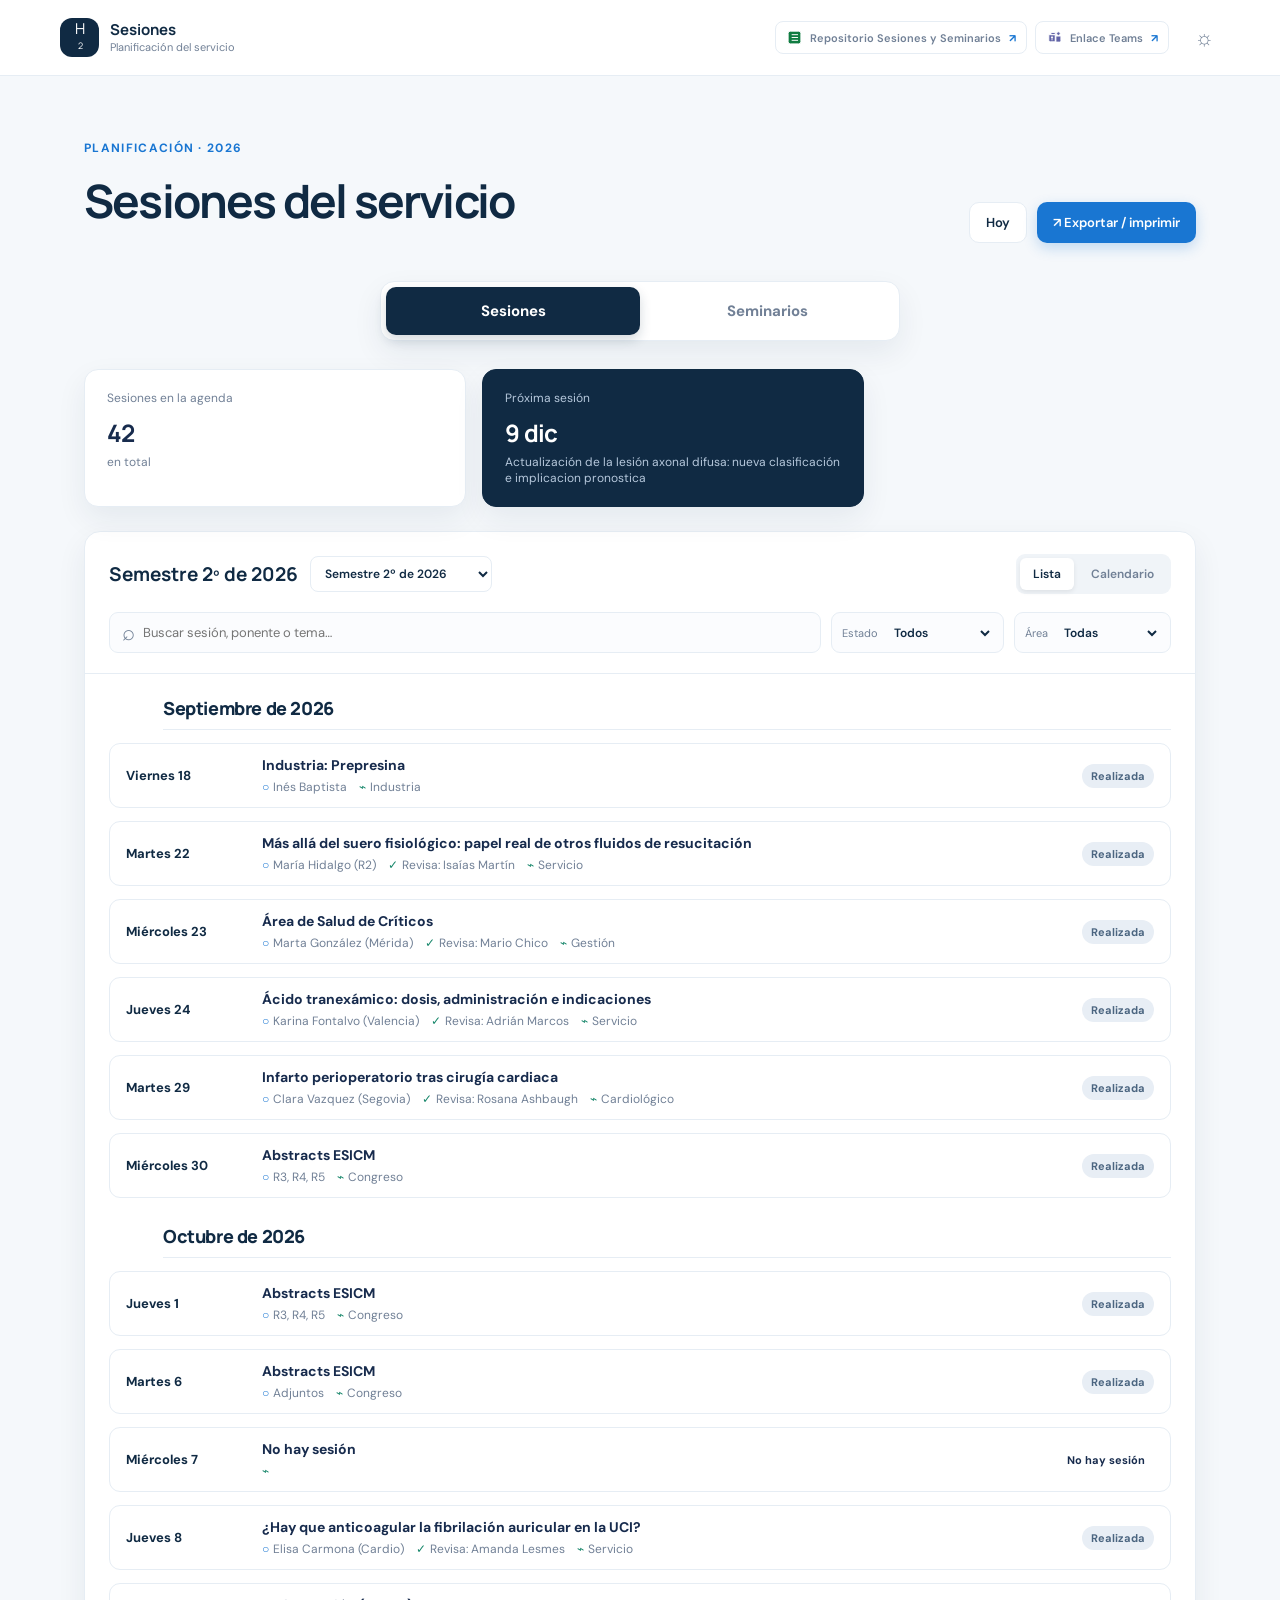
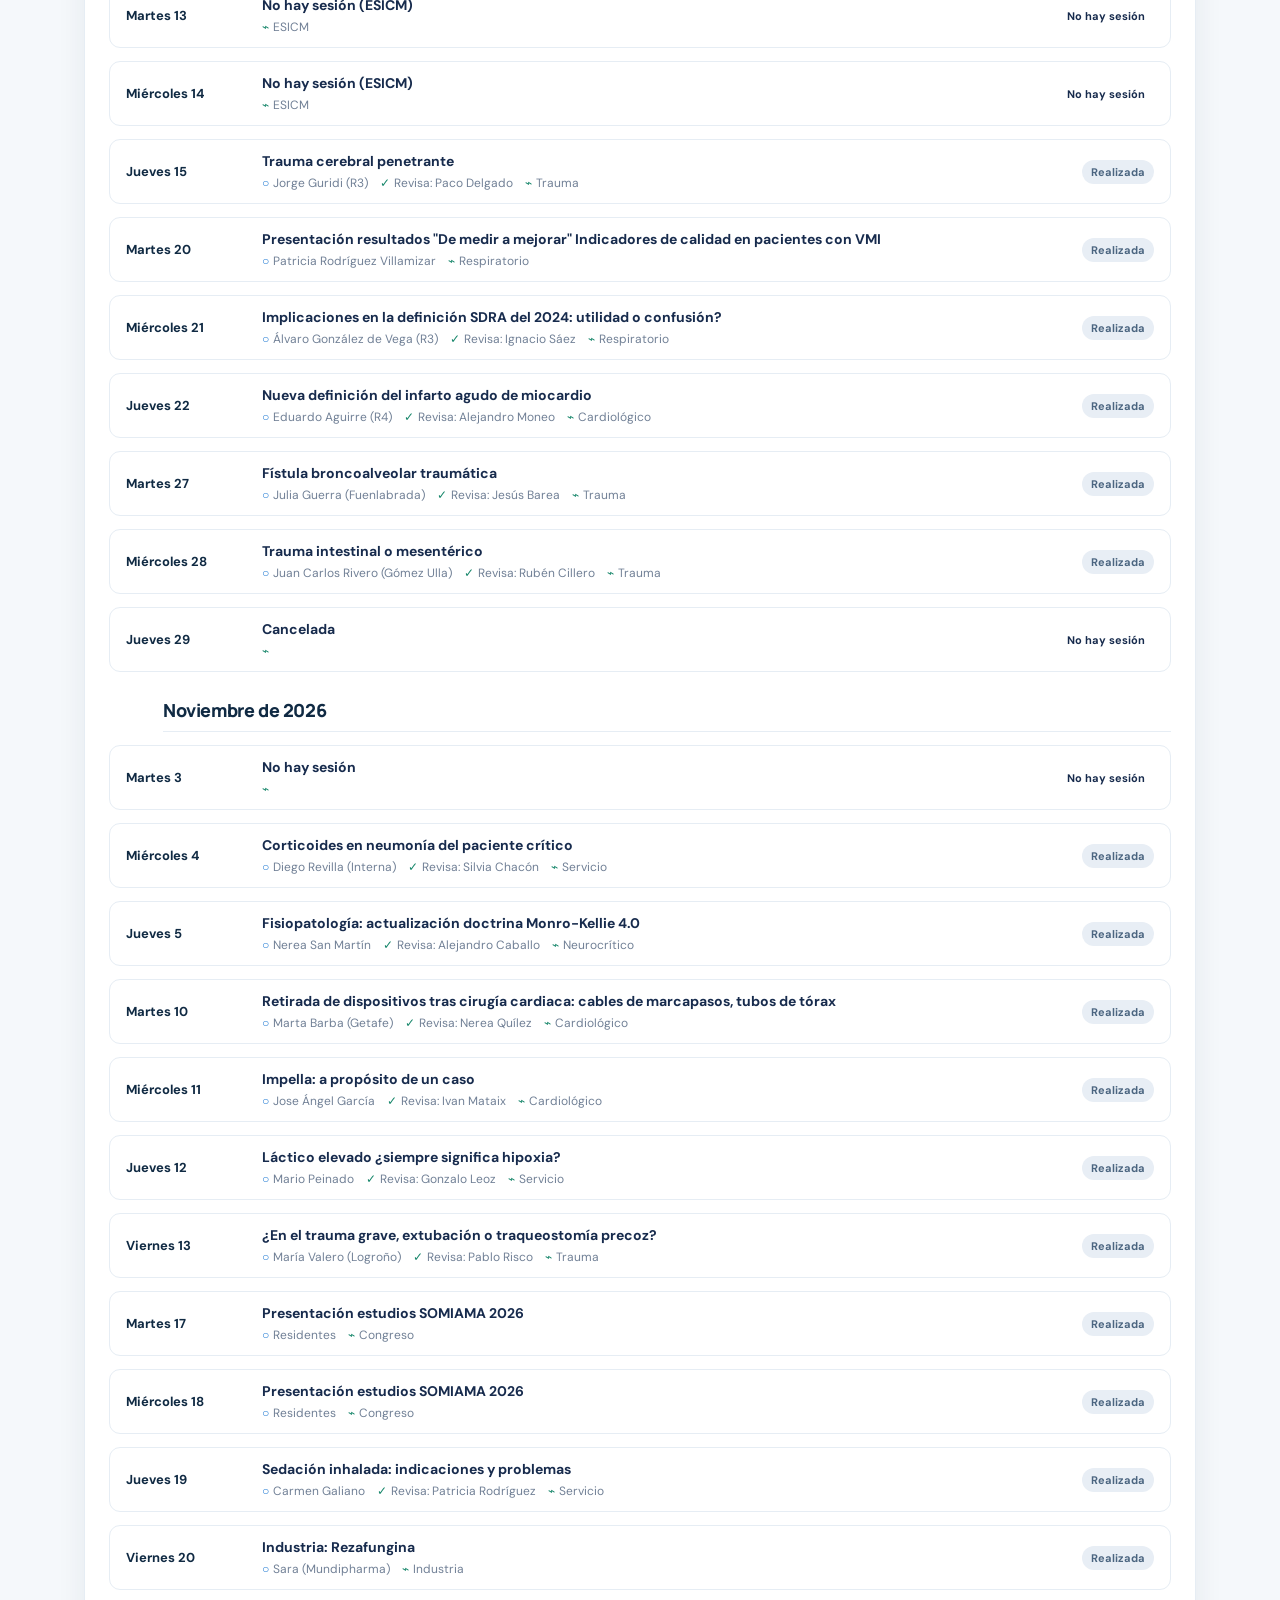
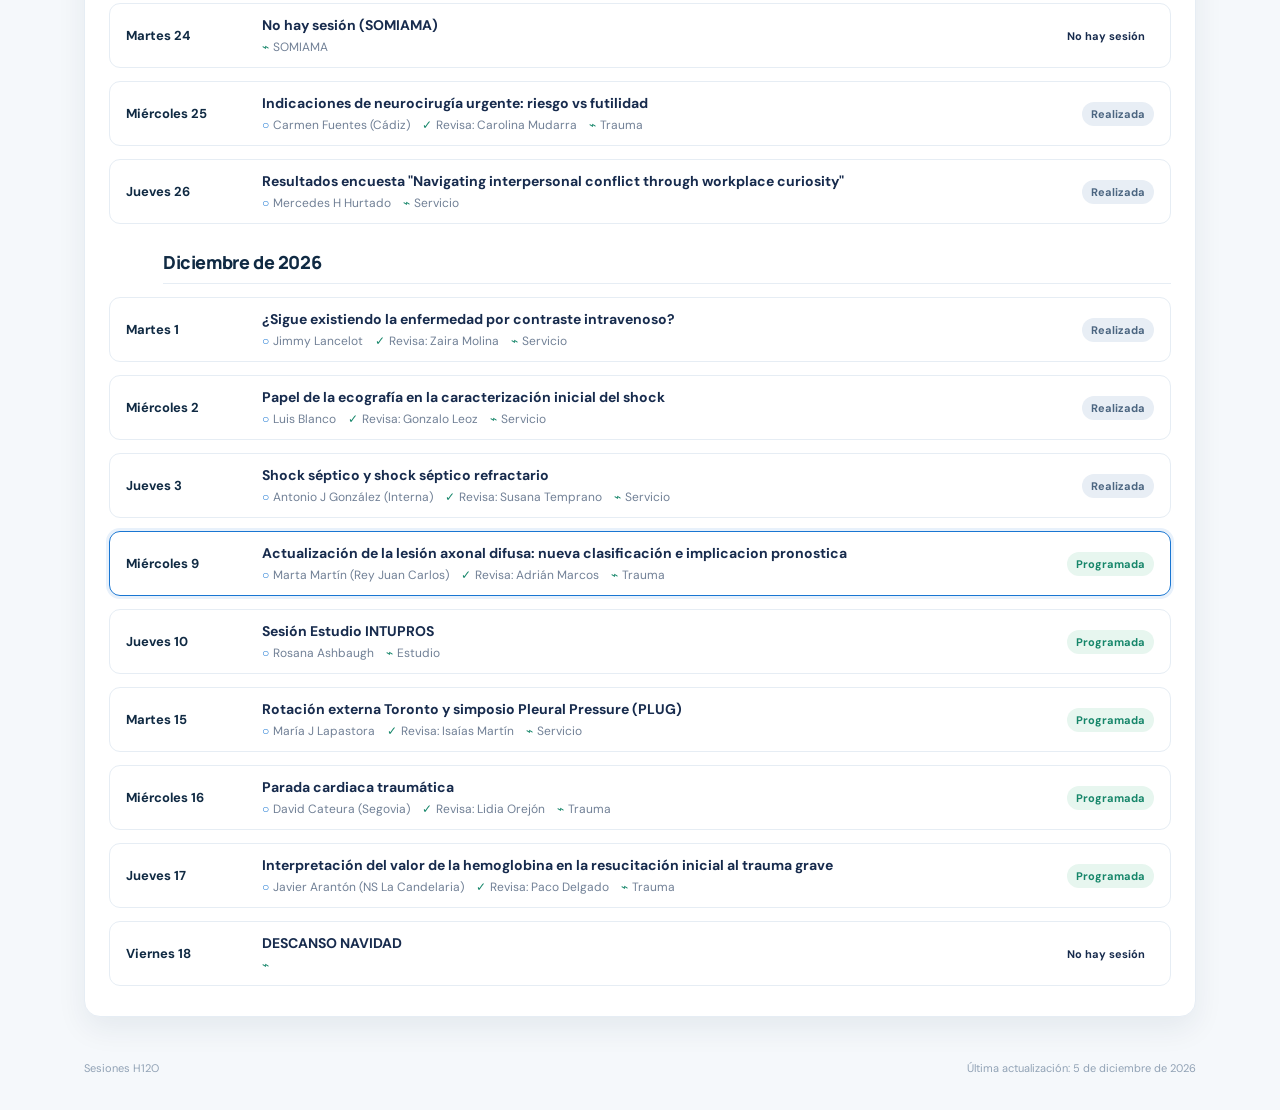
<file: index.html>
<!doctype html>
<html lang="es">
  <head>
    <meta charset="utf-8" />
    <meta name="viewport" content="width=device-width, initial-scale=1" />
    <meta name="theme-color" content="#102a43" />
    <title>Sesiones H12O | Planificación del servicio</title>
    <link rel="preconnect" href="https://fonts.googleapis.com" />
    <link rel="preconnect" href="https://fonts.gstatic.com" crossorigin />
    <link href="https://fonts.googleapis.com/css2?family=DM+Sans:wght@400;500;600;700&family=Manrope:wght@600;700;800&display=swap" rel="stylesheet" />
    <link rel="stylesheet" href="styles.css" />
  </head>
  <body>
    <header class="topbar">
      <a class="brand" href="#inicio" aria-label="Sesiones H12O, inicio">
        <span class="brand-mark">H<sub>2</sub>O</span>
        <span><strong>Sesiones</strong><small>Planificación del servicio</small></span>
      </a>
      <nav class="quick-links" aria-label="Enlaces rápidos">
        <a href="https://aiccm-my.sharepoint.com/:l:/g/personal/adrian_marcos_salud_madrid_org/JABqm1ikIPjQRIf4wmFkmtsaAZ9BObHApLgQug81bmZ-JEw?e=C9XsF9" target="_blank" rel="noopener"><svg class="ms-icon lists-icon" viewBox="0 0 24 24" aria-hidden="true"><rect x="3" y="3" width="18" height="18" rx="3"/><path d="M8 8h9M8 12h9M8 16h9M5.5 8h.01M5.5 12h.01M5.5 16h.01"/></svg><span>Repositorio Sesiones y Seminarios</span><b>↗</b></a>
        <a href="https://teams.microsoft.com/dl/launcher/launcher.html?url=%2F_%23%2Fl%2Fmeetup-join%2F19%3Ameeting_ZWM1ODY1NWEtOTNmMS00Y2UwLWI1NTAtMTExMzU0YTQxMTEw%40thread.v2%2F0%3Fcontext%3D%257b%2522Tid%2522%253a%2522281412e0-2f0e-4e2b-8790-1e1d44ea0a80%2522%252c%2522Oid%2522%253a%252284a345af-5e17-43b2-ba12-8ec4741c9b93%2522%252c%2522MessageId%2522%253a%25220%2522%257d%26anon%3Dtrue&type=meetup-join&deeplinkId=9195bc55-68a2-4620-807c-265ca3826a7e&directDl=true&msLaunch=true&enableMobilePage=true" target="_blank" rel="noopener"><svg class="ms-icon teams-icon" viewBox="0 0 24 24" aria-hidden="true"><circle cx="17.5" cy="6.5" r="2.5"/><path d="M14 10h7v6.5a2 2 0 0 1-2 2h-5zM4 8h9v10H6a2 2 0 0 1-2-2zM7 5h6v3H7zM7 12h3M8.5 10v6"/></svg><span>Enlace Teams</span><b>↗</b></a>
      </nav>
      <button class="icon-button" id="themeToggle" aria-label="Cambiar tema">☼</button>
    </header>

    <main id="inicio" class="shell">
      <section class="hero">
        <div>
          <p class="eyebrow">Planificación · 2026</p>
          <h1 id="pageTitle">Sesiones del servicio</h1>
        </div>
        <div class="hero-actions">
          <button class="button button-ghost" id="todayButton">Hoy</button>
          <button class="button button-primary" id="printButton">↗ Exportar / imprimir</button>
        </div>
      </section>

      <div class="mode-toggle" role="tablist" aria-label="Tipo de actividad">
        <button class="mode-button active" data-mode="sessions" role="tab">Sesiones</button>
        <button class="mode-button" data-mode="seminarios" role="tab">Seminarios</button>
      </div>

      <section class="stats" aria-label="Resumen de la agenda">
        <article class="stat-card"><span class="stat-label">Sesiones en la agenda</span><strong id="monthCount">0</strong><span class="stat-note">en total</span></article>
        <article class="stat-card accent"><span class="stat-label">Próxima sesión</span><strong id="nextDate">—</strong><span class="stat-note" id="nextTitle">Sin próximas sesiones</span></article>
      </section>

      <section id="agenda" class="workspace-panel">
        <div class="panel-toolbar">
          <div class="month-picker">
            <h2 id="monthTitle">Toda la agenda</h2>
            <select id="monthFilter" aria-label="Seleccionar semestre">
              <option value="all">Toda la agenda</option>
            </select>
          </div>
          <div class="view-switcher" role="tablist" aria-label="Vista de la agenda">
            <button class="view-button active" data-view="list" role="tab">Lista</button>
            <button class="view-button" data-view="calendar" role="tab">Calendario</button>
          </div>
        </div>

        <div class="filters">
          <label class="search-box"><span>⌕</span><input id="searchInput" type="search" placeholder="Buscar sesión, ponente o tema…" /></label>
          <label class="select-box"><span>Estado</span><select id="formatFilter"><option value="all">Todos</option></select></label>
          <label class="select-box"><span>Área</span><select id="areaFilter"><option value="all">Todas</option></select></label>
        </div>

        <div id="agendaView" class="agenda-view"></div>
        <div id="emptyState" class="empty-state" hidden><span class="empty-icon">◌</span><h3>No hay sesiones que coincidan</h3><p>Prueba a cambiar la búsqueda o los filtros.</p></div>
      </section>

    </main>

    <footer id="archivo" class="footer"><span>Sesiones H12O</span><span>Última actualización: <time id="updatedAt"></time></span></footer>
    <script src="data.js"></script>
    <script src="seminarios/data.js"></script>
    <script src="app.js"></script>
  </body>
</html>
</file>
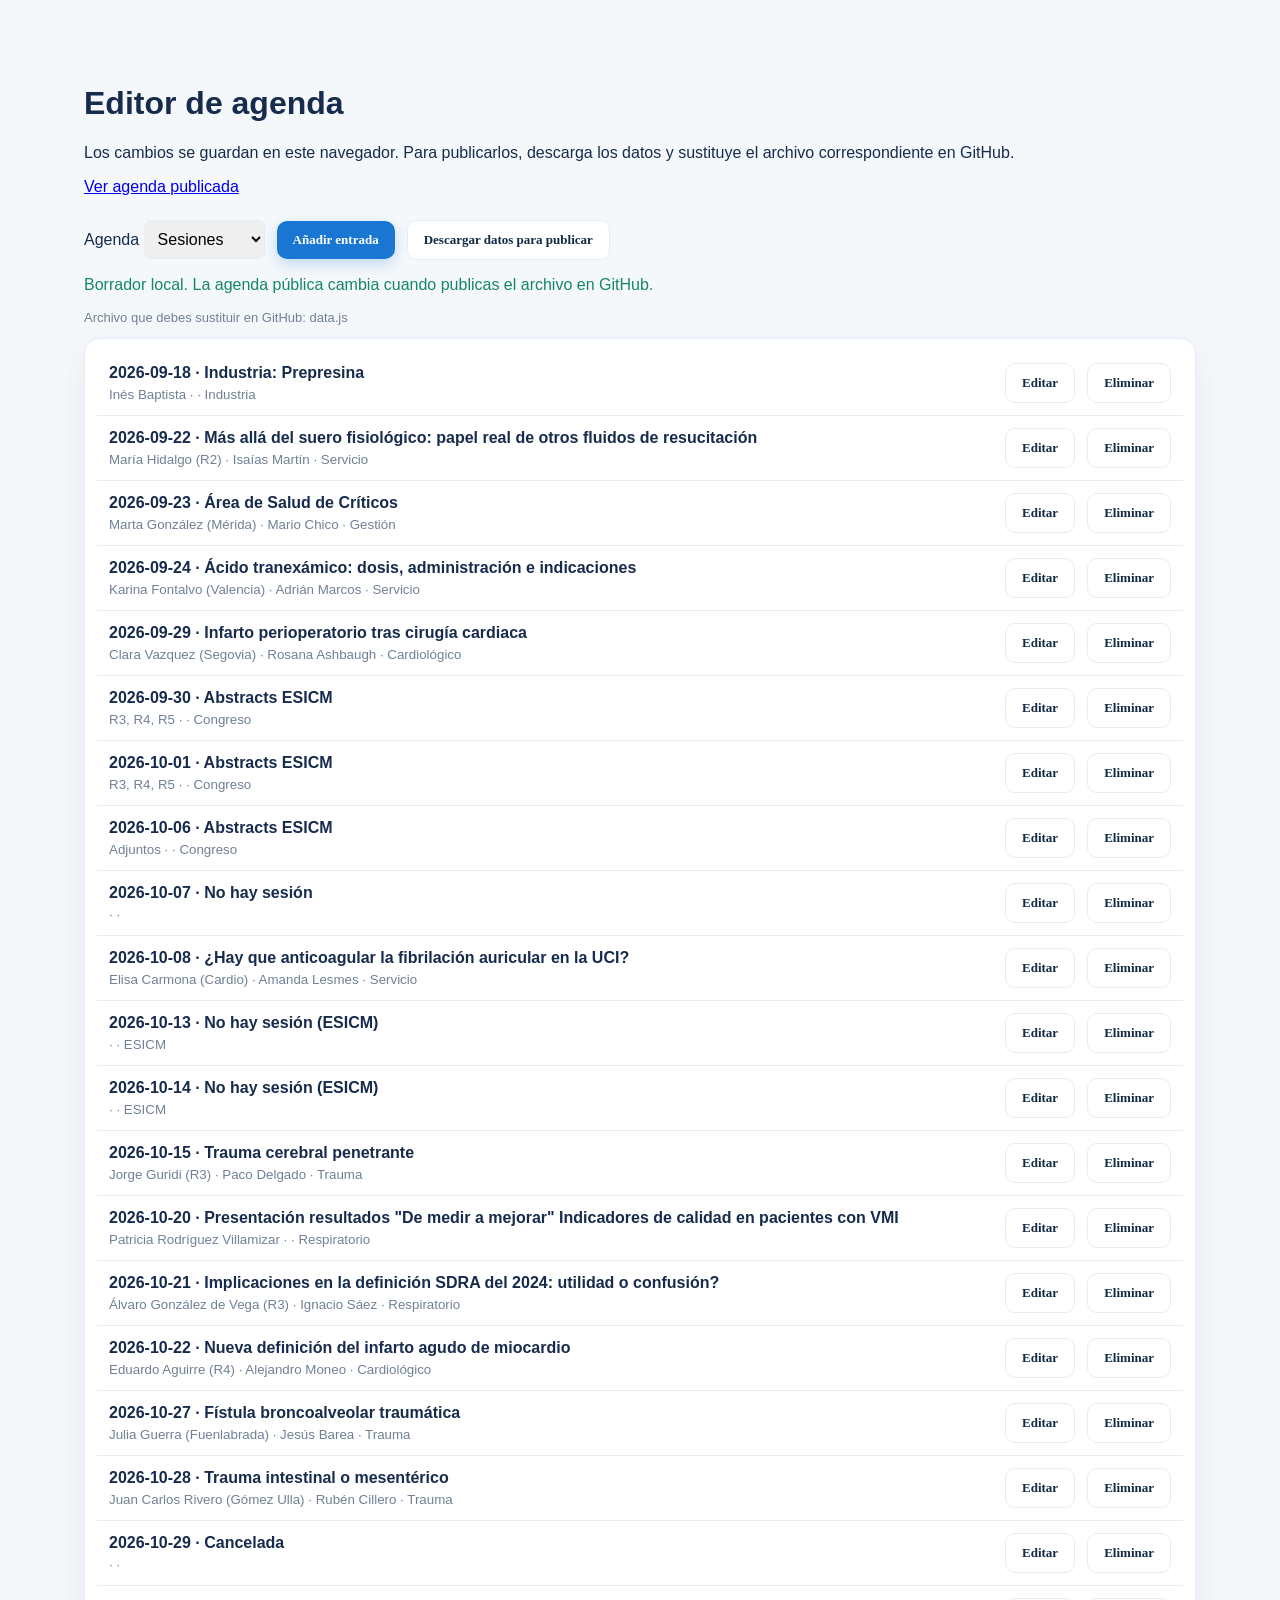
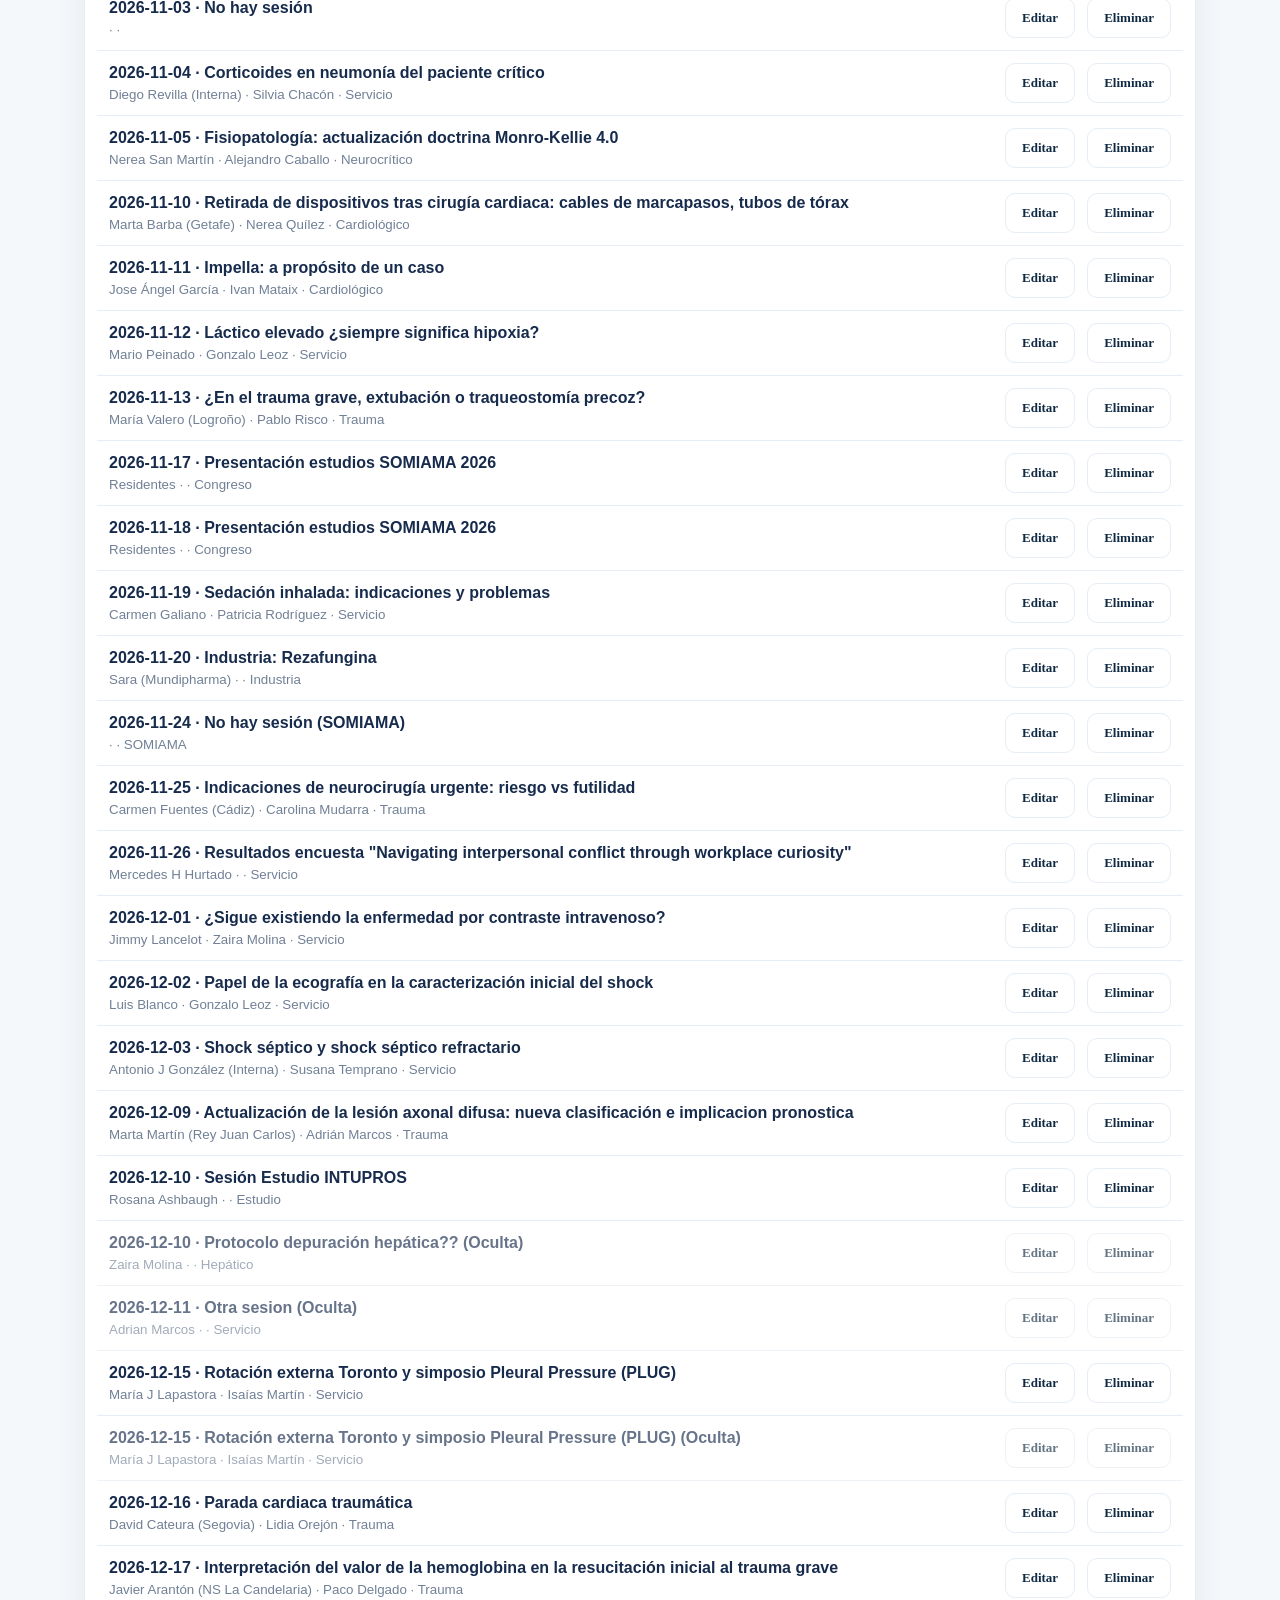
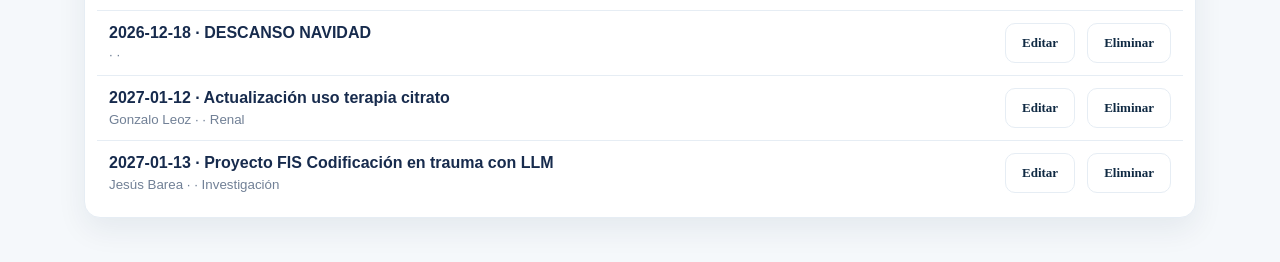
<file: editor.html>
<!doctype html>
<html lang="es">
<head><meta charset="utf-8"><meta name="viewport" content="width=device-width,initial-scale=1"><title>Editor de agenda H12O</title><link rel="stylesheet" href="styles.css"><link rel="stylesheet" href="editor.css"></head>
<body><main class="shell">
<h1>Editor de agenda</h1>
<p>Los cambios se guardan en este navegador. Para publicarlos, descarga los datos y sustituye el archivo correspondiente en GitHub.</p>
<a href="index.html">Ver agenda publicada</a>
<div class="editor-toolbar"><label>Agenda <select id="dataset"><option value="sessions">Sesiones</option><option value="seminarios">Seminarios</option></select></label><button id="add" class="button button-primary">Añadir entrada</button><button id="download" class="button button-ghost">Descargar datos para publicar</button></div>
<p id="saveStatus" role="status"></p><p id="destination"></p>
<section class="workspace-panel editor-list" id="entries" aria-label="Entradas"></section>
<dialog id="entryDialog"><form id="entryForm">
<h2 id="formTitle">Entrada</h2>
<label>Fecha<input name="date" type="date" required></label>
<label>Título<input name="title" required></label>
<label>Área<input name="area" required></label>
<label>Ponente<input name="owner"></label>
<label>Revisor<input name="reviewer"></label>
<label>Estado<select name="format"><option>Programada</option><option>Realizada</option><option>No hay sesión</option></select></label>
<label class="checkbox-label"><input name="hidden" type="checkbox">Ocultar entrada</label>
<div class="editor-toolbar"><button class="button button-primary" type="submit">Guardar en este navegador</button><button class="button button-ghost" type="button" id="cancel">Cancelar</button></div>
</form></dialog>
</main><script src="data.js"></script><script src="seminarios/data.js"></script><script src="editor.js"></script></body></html>
</file>
<file: styles.css>
:root { --navy:#102a43; --blue:#1976d2; --blue-soft:#e8f1fb; --ink:#172b4d; --muted:#718096; --line:#e6edf4; --canvas:#f5f8fb; --white:#fff; --green:#16866a; --amber:#ad6b00; --shadow:0 12px 30px rgba(16,42,67,.07); }
* { box-sizing:border-box; }
html { scroll-behavior:smooth; }
body { margin:0; background:var(--canvas); color:var(--ink); font-family:'DM Sans',sans-serif; }
.topbar { height:76px; padding:0 max(24px, calc((100vw - 1160px)/2)); display:flex; align-items:center; justify-content:space-between; background:var(--white); border-bottom:1px solid var(--line); }
.brand { display:flex; align-items:center; gap:11px; color:var(--navy); text-decoration:none; }
.brand-mark { width:39px; height:39px; display:grid; place-items:center; border-radius:12px; background:var(--navy); color:white; font-family:Manrope,sans-serif; font-size:15px; letter-spacing:-1px; }
.brand-mark sub { font-size:9px; }
.brand strong,.brand small { display:block; line-height:1.15; }.brand strong { font-family:Manrope,sans-serif; font-size:15px; }.brand small { color:var(--muted); font-size:11px; margin-top:3px; }
.quick-links { display:flex; align-items:center; gap:8px; margin-left:auto; margin-right:20px; }.quick-links a { display:flex; align-items:center; gap:7px; color:var(--muted); text-decoration:none; border:1px solid var(--line); border-radius:8px; padding:7px 10px; font-size:11px; font-weight:600; background:var(--white); }.quick-links a:hover { color:var(--blue); border-color:#b9d4ef; }.quick-links b { color:var(--blue); margin-left:1px; font-weight:700; }.ms-icon { width:17px; height:17px; flex:0 0 17px; }.lists-icon { fill:#107c41; stroke:#fff; stroke-width:1.35; }.teams-icon { fill:#6264a7; stroke:#fff; stroke-width:1.25; }
.topnav { display:flex; gap:28px; height:100%; align-items:center; }.topnav a { color:var(--muted); text-decoration:none; font-size:14px; font-weight:600; height:100%; display:grid; place-items:center; border-bottom:2px solid transparent; }.topnav a.active,.topnav a:hover { color:var(--navy); border-color:var(--blue); }
.icon-button,.round-button { border:0; background:transparent; color:var(--muted); cursor:pointer; }.icon-button { font-size:21px; }
.shell { max-width:1160px; margin:auto; padding:64px 24px 44px; }.hero { display:flex; justify-content:space-between; align-items:flex-end; gap:24px; margin-bottom:38px; }.eyebrow { color:var(--blue); font-weight:700; font-size:12px; letter-spacing:.11em; text-transform:uppercase; margin:0 0 13px; }.hero h1 { font-family:Manrope,sans-serif; font-size:clamp(30px,4vw,46px); letter-spacing:-1.8px; margin:0 0 11px; color:var(--navy); }.hero-copy { color:var(--muted); margin:0; font-size:16px; }.hero-actions { display:flex; gap:10px; }.button { border:0; border-radius:10px; padding:11px 16px; font:600 13px 'DM Sans'; cursor:pointer; }.button-primary { background:var(--blue); color:white; box-shadow:0 5px 14px rgba(25,118,210,.24); }.button-ghost { color:var(--navy); background:white; border:1px solid var(--line); }
.mode-toggle { display:flex; width:min(520px,100%); margin:0 auto 28px; padding:5px; border:1px solid var(--line); border-radius:14px; background:var(--white); box-shadow:var(--shadow); }.mode-button { flex:1; border:0; border-radius:10px; padding:14px 18px; background:transparent; color:var(--muted); font:700 15px 'DM Sans'; cursor:pointer; }.mode-button.active { background:var(--navy); color:white; box-shadow:0 5px 12px rgba(16,42,67,.18); }
.stats { display:grid; grid-template-columns:repeat(2,minmax(0,1fr)); gap:16px; margin-bottom:24px; max-width:780px; }.stat-card { background:var(--white); border:1px solid var(--line); border-radius:14px; padding:20px 22px; box-shadow:var(--shadow); }.stat-card.accent { background:var(--navy); color:white; border-color:var(--navy); }.stat-label,.stat-note { display:block; font-size:12px; }.stat-label { color:var(--muted); margin-bottom:10px; }.accent .stat-label,.accent .stat-note { color:#b6c8dc; }.stat-card strong { display:block; font-family:Manrope,sans-serif; font-size:24px; letter-spacing:-.7px; margin-bottom:5px; }.stat-note { color:var(--muted); }
.workspace-panel { background:var(--white); border:1px solid var(--line); border-radius:16px; box-shadow:var(--shadow); overflow:hidden; }.panel-toolbar { display:flex; align-items:center; justify-content:space-between; padding:22px 24px 18px; }.month-picker { display:flex; align-items:center; gap:13px; }.month-picker h2 { min-width:174px; text-align:center; margin:0; font:700 19px Manrope,sans-serif; color:var(--navy); }.round-button { width:28px; height:28px; font-size:28px; line-height:20px; border-radius:50%; }.round-button:hover { background:var(--blue-soft); color:var(--blue); }.view-switcher { display:flex; gap:4px; background:#f0f4f8; padding:4px; border-radius:9px; }.view-button { border:0; padding:8px 13px; border-radius:6px; background:transparent; color:var(--muted); font:600 12px 'DM Sans'; cursor:pointer; }.view-button.active { background:white; color:var(--navy); box-shadow:0 2px 5px rgba(0,0,0,.08); }
.filters { display:flex; gap:10px; padding:0 24px 20px; border-bottom:1px solid var(--line); }.search-box,.select-box { border:1px solid var(--line); border-radius:9px; display:flex; align-items:center; background:#fbfcfe; }.search-box { flex:1; padding:0 12px; gap:8px; }.search-box span { font-size:22px; color:var(--muted); }.search-box input { border:0; outline:0; background:transparent; padding:11px 0; width:100%; font:13px 'DM Sans'; color:var(--ink); }.select-box { padding:0 10px; gap:8px; }.select-box span { color:var(--muted); font-size:11px; }.select-box select { border:0; outline:0; background:transparent; color:var(--navy); font:600 12px 'DM Sans'; padding:10px 4px; }
.agenda-view { padding:10px 24px 22px; }.day-group { margin-top:13px; }.session-row { display:grid; grid-template-columns:120px 1fr auto; align-items:center; gap:16px; margin:0 0 8px; padding:12px 16px; border:1px solid var(--line); border-radius:11px; transition:.2s ease; }.session-row:hover { border-color:#b9d4ef; box-shadow:0 5px 16px rgba(25,118,210,.09); transform:translateY(-1px); }.session-day { color:var(--navy); font-weight:700; font-size:13px; }.session-title { font-size:14px; font-weight:700; margin-bottom:5px; }.session-meta { display:flex; gap:12px; color:var(--muted); font-size:12px; flex-wrap:wrap; }.session-meta span::before { margin-right:4px; }.session-meta .owner::before { content:'○'; color:var(--blue); }.session-meta .reviewer::before { content:'✓'; color:var(--green); }.session-meta .area::before { content:'⌁'; color:var(--green); }.badge { white-space:nowrap; padding:5px 9px; border-radius:99px; font-size:11px; font-weight:700; }.badge-programada { background:#e7f6ef; color:var(--green); }.badge-no-hay-sesion { background:#f2f4f7; color:var(--muted); }
#next-session { border-color:var(--blue); box-shadow:0 0 0 3px var(--blue-soft); }
.calendar { display:grid; grid-template-columns:repeat(7,1fr); gap:1px; background:var(--line); border:1px solid var(--line); }.calendar-head { background:#f7f9fc; padding:12px; color:var(--muted); font-size:11px; font-weight:700; text-transform:uppercase; }.calendar-cell { min-height:115px; padding:9px; background:white; }.calendar-date { font-weight:700; font-size:12px; color:var(--muted); }.calendar-event { margin-top:8px; padding:7px; border-radius:7px; background:var(--blue-soft); color:var(--navy); font-size:11px; line-height:1.3; }.calendar-event strong { display:block; font-size:10px; color:var(--blue); margin-bottom:2px; }.empty-state { padding:50px 20px 62px; text-align:center; }.empty-icon { font-size:34px; color:#aac0d5; }.empty-state h3 { margin:10px 0 5px; font:700 17px Manrope,sans-serif; }.empty-state p { color:var(--muted); font-size:13px; margin:0; }
.info-strip { display:flex; justify-content:space-between; align-items:center; margin-top:22px; padding:18px 22px; background:var(--blue-soft); border-radius:14px; color:var(--navy); }.info-strip>div { display:flex; align-items:center; gap:13px; }.strip-icon { width:32px; height:32px; display:grid; place-items:center; background:white; border-radius:9px; color:var(--blue); }.info-strip strong { font-size:13px; }.info-strip p { margin:3px 0 0; color:#57708b; font-size:12px; }.info-strip a { color:var(--blue); text-decoration:none; font-weight:700; font-size:12px; }.info-strip a span { font-size:18px; margin-left:4px; }.footer { max-width:1160px; margin:auto; padding:0 24px 35px; display:flex; justify-content:space-between; color:#91a2b5; font-size:11px; }
@media (max-width:700px) { .topbar { height:auto; min-height:66px; padding:12px 16px; flex-wrap:wrap; gap:10px; }.quick-links { order:3; width:100%; margin:0; }.quick-links a { flex:1; text-align:center; overflow:hidden; text-overflow:ellipsis; white-space:nowrap; }.shell { padding:38px 14px 30px; }.hero { display:block; }.hero-actions { margin-top:22px; }.button { flex:1; }.stats { gap:8px; }.stat-card { padding:15px 12px; }.stat-card strong { font-size:18px; }.stat-note { font-size:10px; }.panel-toolbar { padding:18px 14px 15px; display:block; }.view-switcher { margin-top:16px; width:max-content; }.filters { padding:0 14px 15px; flex-wrap:wrap; }.search-box { flex-basis:100%; }.select-box { flex:1; }.agenda-view { padding:9px 14px 16px; }.session-row { grid-template-columns:95px 1fr auto; gap:8px; margin-left:0; padding:10px 8px; }.session-day { font-size:11px; }.session-title { font-size:12px; }.session-meta { grid-column:2; grid-row:2; }.session-row .badge { grid-column:3; grid-row:1; }.calendar-cell { min-height:88px; padding:5px; }.calendar-head { padding:8px 3px; font-size:9px; text-align:center; }.calendar-event { padding:4px; font-size:9px; }.info-strip { align-items:flex-start; gap:15px; }.info-strip a { display:none; }.footer { padding:0 14px 25px; } }
@media (prefers-color-scheme:dark) { }
body .badge-realizada { background:#e8eef5; color:#4b6580; }
body.dark { --canvas:#0b1726; --white:#122238; --ink:#e7eef7; --navy:#f2f7fc; --muted:#9db0c5; --line:#263b52; --blue-soft:#183b5b; --shadow:0 12px 30px rgba(0,0,0,.18); }
body.dark .topbar, body.dark .stat-card, body.dark .workspace-panel, body.dark .calendar-cell { background:var(--white); }
body.dark .search-box, body.dark .select-box, body.dark .calendar-head { background:#0e1c2e; }
body.dark .view-switcher { background:#0e1c2e; }
body.dark .view-button.active { background:#203650; }
body.dark .button-ghost { background:var(--white); color:var(--navy); }
body.dark .calendar-event { color:#dceafa; }
.month-block { margin-bottom:26px; }.month-block:last-child { margin-bottom:0; }.month-block > h3 { margin:12px 0 7px 54px; color:var(--navy); font:800 18px Manrope,sans-serif; letter-spacing:-.4px; border-bottom:1px solid var(--line); padding-bottom:9px; }
.month-picker { display:flex; align-items:center; gap:12px; }.month-picker select { border:1px solid var(--line); border-radius:8px; background:var(--white); color:var(--navy); padding:8px 28px 8px 10px; font:600 12px 'DM Sans'; }.calendar-month { margin:12px 0 24px; }.calendar-month h3 { margin:0 0 10px; font:800 18px Manrope,sans-serif; color:var(--navy); }.calendar-event { display:flex; flex-direction:column; gap:3px; }.calendar-event strong { font-size:11px; line-height:1.25; }.calendar-event span { font-size:10px; color:var(--muted); line-height:1.25; }.calendar-event em { margin-top:2px; font-size:9px; color:var(--blue); font-style:normal; font-weight:700; }
@media print {
  @page {
    size:A4;
    margin:32mm 12mm 12mm;
    @top-right {
      content:url("data:image/svg+xml,%3Csvg%20xmlns%3D%22http%3A%2F%2Fwww.w3.org%2F2000%2Fsvg%22%20width%3D%2224mm%22%20height%3D%2224mm%22%20viewBox%3D%220%200%2037%2037%22%3E%3Crect%20width%3D%22100%25%22%20height%3D%22100%25%22%20fill%3D%22white%22%2F%3E%3Cpath%20d%3D%22M4%204h1v1h-1z%20M5%204h1v1h-1z%20M6%204h1v1h-1z%20M7%204h1v1h-1z%20M8%204h1v1h-1z%20M9%204h1v1h-1z%20M10%204h1v1h-1z%20M15%204h1v1h-1z%20M16%204h1v1h-1z%20M18%204h1v1h-1z%20M22%204h1v1h-1z%20M26%204h1v1h-1z%20M27%204h1v1h-1z%20M28%204h1v1h-1z%20M29%204h1v1h-1z%20M30%204h1v1h-1z%20M31%204h1v1h-1z%20M32%204h1v1h-1z%20M4%205h1v1h-1z%20M10%205h1v1h-1z%20M12%205h1v1h-1z%20M13%205h1v1h-1z%20M14%205h1v1h-1z%20M15%205h1v1h-1z%20M16%205h1v1h-1z%20M17%205h1v1h-1z%20M18%205h1v1h-1z%20M21%205h1v1h-1z%20M24%205h1v1h-1z%20M26%205h1v1h-1z%20M32%205h1v1h-1z%20M4%206h1v1h-1z%20M6%206h1v1h-1z%20M7%206h1v1h-1z%20M8%206h1v1h-1z%20M10%206h1v1h-1z%20M12%206h1v1h-1z%20M14%206h1v1h-1z%20M16%206h1v1h-1z%20M18%206h1v1h-1z%20M26%206h1v1h-1z%20M28%206h1v1h-1z%20M29%206h1v1h-1z%20M30%206h1v1h-1z%20M32%206h1v1h-1z%20M4%207h1v1h-1z%20M6%207h1v1h-1z%20M7%207h1v1h-1z%20M8%207h1v1h-1z%20M10%207h1v1h-1z%20M12%207h1v1h-1z%20M13%207h1v1h-1z%20M15%207h1v1h-1z%20M16%207h1v1h-1z%20M17%207h1v1h-1z%20M18%207h1v1h-1z%20M21%207h1v1h-1z%20M22%207h1v1h-1z%20M23%207h1v1h-1z%20M24%207h1v1h-1z%20M26%207h1v1h-1z%20M28%207h1v1h-1z%20M29%207h1v1h-1z%20M30%207h1v1h-1z%20M32%207h1v1h-1z%20M4%208h1v1h-1z%20M6%208h1v1h-1z%20M7%208h1v1h-1z%20M8%208h1v1h-1z%20M10%208h1v1h-1z%20M13%208h1v1h-1z%20M15%208h1v1h-1z%20M16%208h1v1h-1z%20M17%208h1v1h-1z%20M21%208h1v1h-1z%20M22%208h1v1h-1z%20M23%208h1v1h-1z%20M24%208h1v1h-1z%20M26%208h1v1h-1z%20M28%208h1v1h-1z%20M29%208h1v1h-1z%20M30%208h1v1h-1z%20M32%208h1v1h-1z%20M4%209h1v1h-1z%20M10%209h1v1h-1z%20M13%209h1v1h-1z%20M17%209h1v1h-1z%20M18%209h1v1h-1z%20M20%209h1v1h-1z%20M21%209h1v1h-1z%20M26%209h1v1h-1z%20M32%209h1v1h-1z%20M4%2010h1v1h-1z%20M5%2010h1v1h-1z%20M6%2010h1v1h-1z%20M7%2010h1v1h-1z%20M8%2010h1v1h-1z%20M9%2010h1v1h-1z%20M10%2010h1v1h-1z%20M12%2010h1v1h-1z%20M14%2010h1v1h-1z%20M16%2010h1v1h-1z%20M18%2010h1v1h-1z%20M20%2010h1v1h-1z%20M22%2010h1v1h-1z%20M24%2010h1v1h-1z%20M26%2010h1v1h-1z%20M27%2010h1v1h-1z%20M28%2010h1v1h-1z%20M29%2010h1v1h-1z%20M30%2010h1v1h-1z%20M31%2010h1v1h-1z%20M32%2010h1v1h-1z%20M12%2011h1v1h-1z%20M14%2011h1v1h-1z%20M15%2011h1v1h-1z%20M16%2011h1v1h-1z%20M18%2011h1v1h-1z%20M23%2011h1v1h-1z%20M24%2011h1v1h-1z%20M4%2012h1v1h-1z%20M10%2012h1v1h-1z%20M12%2012h1v1h-1z%20M16%2012h1v1h-1z%20M19%2012h1v1h-1z%20M20%2012h1v1h-1z%20M21%2012h1v1h-1z%20M23%2012h1v1h-1z%20M25%2012h1v1h-1z%20M26%2012h1v1h-1z%20M29%2012h1v1h-1z%20M30%2012h1v1h-1z%20M31%2012h1v1h-1z%20M5%2013h1v1h-1z%20M6%2013h1v1h-1z%20M9%2013h1v1h-1z%20M12%2013h1v1h-1z%20M16%2013h1v1h-1z%20M17%2013h1v1h-1z%20M18%2013h1v1h-1z%20M19%2013h1v1h-1z%20M20%2013h1v1h-1z%20M23%2013h1v1h-1z%20M24%2013h1v1h-1z%20M25%2013h1v1h-1z%20M27%2013h1v1h-1z%20M28%2013h1v1h-1z%20M30%2013h1v1h-1z%20M31%2013h1v1h-1z%20M4%2014h1v1h-1z%20M5%2014h1v1h-1z%20M6%2014h1v1h-1z%20M7%2014h1v1h-1z%20M8%2014h1v1h-1z%20M10%2014h1v1h-1z%20M11%2014h1v1h-1z%20M12%2014h1v1h-1z%20M13%2014h1v1h-1z%20M15%2014h1v1h-1z%20M16%2014h1v1h-1z%20M17%2014h1v1h-1z%20M18%2014h1v1h-1z%20M19%2014h1v1h-1z%20M21%2014h1v1h-1z%20M22%2014h1v1h-1z%20M25%2014h1v1h-1z%20M26%2014h1v1h-1z%20M4%2015h1v1h-1z%20M6%2015h1v1h-1z%20M12%2015h1v1h-1z%20M13%2015h1v1h-1z%20M14%2015h1v1h-1z%20M15%2015h1v1h-1z%20M16%2015h1v1h-1z%20M17%2015h1v1h-1z%20M23%2015h1v1h-1z%20M26%2015h1v1h-1z%20M28%2015h1v1h-1z%20M29%2015h1v1h-1z%20M4%2016h1v1h-1z%20M5%2016h1v1h-1z%20M6%2016h1v1h-1z%20M10%2016h1v1h-1z%20M11%2016h1v1h-1z%20M16%2016h1v1h-1z%20M17%2016h1v1h-1z%20M20%2016h1v1h-1z%20M23%2016h1v1h-1z%20M24%2016h1v1h-1z%20M25%2016h1v1h-1z%20M26%2016h1v1h-1z%20M32%2016h1v1h-1z%20M4%2017h1v1h-1z%20M7%2017h1v1h-1z%20M8%2017h1v1h-1z%20M13%2017h1v1h-1z%20M15%2017h1v1h-1z%20M16%2017h1v1h-1z%20M19%2017h1v1h-1z%20M20%2017h1v1h-1z%20M22%2017h1v1h-1z%20M23%2017h1v1h-1z%20M24%2017h1v1h-1z%20M26%2017h1v1h-1z%20M27%2017h1v1h-1z%20M28%2017h1v1h-1z%20M31%2017h1v1h-1z%20M32%2017h1v1h-1z%20M4%2018h1v1h-1z%20M5%2018h1v1h-1z%20M6%2018h1v1h-1z%20M7%2018h1v1h-1z%20M10%2018h1v1h-1z%20M12%2018h1v1h-1z%20M13%2018h1v1h-1z%20M14%2018h1v1h-1z%20M16%2018h1v1h-1z%20M19%2018h1v1h-1z%20M20%2018h1v1h-1z%20M24%2018h1v1h-1z%20M26%2018h1v1h-1z%20M27%2018h1v1h-1z%20M28%2018h1v1h-1z%20M29%2018h1v1h-1z%20M30%2018h1v1h-1z%20M5%2019h1v1h-1z%20M6%2019h1v1h-1z%20M9%2019h1v1h-1z%20M15%2019h1v1h-1z%20M16%2019h1v1h-1z%20M30%2019h1v1h-1z%20M32%2019h1v1h-1z%20M7%2020h1v1h-1z%20M10%2020h1v1h-1z%20M11%2020h1v1h-1z%20M12%2020h1v1h-1z%20M15%2020h1v1h-1z%20M21%2020h1v1h-1z%20M24%2020h1v1h-1z%20M27%2020h1v1h-1z%20M29%2020h1v1h-1z%20M30%2020h1v1h-1z%20M4%2021h1v1h-1z%20M5%2021h1v1h-1z%20M7%2021h1v1h-1z%20M8%2021h1v1h-1z%20M13%2021h1v1h-1z%20M14%2021h1v1h-1z%20M16%2021h1v1h-1z%20M17%2021h1v1h-1z%20M18%2021h1v1h-1z%20M19%2021h1v1h-1z%20M23%2021h1v1h-1z%20M24%2021h1v1h-1z%20M26%2021h1v1h-1z%20M27%2021h1v1h-1z%20M28%2021h1v1h-1z%20M30%2021h1v1h-1z%20M31%2021h1v1h-1z%20M32%2021h1v1h-1z%20M4%2022h1v1h-1z%20M5%2022h1v1h-1z%20M8%2022h1v1h-1z%20M9%2022h1v1h-1z%20M10%2022h1v1h-1z%20M15%2022h1v1h-1z%20M16%2022h1v1h-1z%20M19%2022h1v1h-1z%20M22%2022h1v1h-1z%20M23%2022h1v1h-1z%20M24%2022h1v1h-1z%20M26%2022h1v1h-1z%20M28%2022h1v1h-1z%20M29%2022h1v1h-1z%20M32%2022h1v1h-1z%20M4%2023h1v1h-1z%20M6%2023h1v1h-1z%20M7%2023h1v1h-1z%20M11%2023h1v1h-1z%20M12%2023h1v1h-1z%20M14%2023h1v1h-1z%20M16%2023h1v1h-1z%20M17%2023h1v1h-1z%20M19%2023h1v1h-1z%20M25%2023h1v1h-1z%20M26%2023h1v1h-1z%20M27%2023h1v1h-1z%20M28%2023h1v1h-1z%20M4%2024h1v1h-1z%20M7%2024h1v1h-1z%20M10%2024h1v1h-1z%20M13%2024h1v1h-1z%20M18%2024h1v1h-1z%20M19%2024h1v1h-1z%20M20%2024h1v1h-1z%20M21%2024h1v1h-1z%20M23%2024h1v1h-1z%20M24%2024h1v1h-1z%20M25%2024h1v1h-1z%20M26%2024h1v1h-1z%20M27%2024h1v1h-1z%20M28%2024h1v1h-1z%20M30%2024h1v1h-1z%20M31%2024h1v1h-1z%20M32%2024h1v1h-1z%20M12%2025h1v1h-1z%20M13%2025h1v1h-1z%20M15%2025h1v1h-1z%20M18%2025h1v1h-1z%20M19%2025h1v1h-1z%20M21%2025h1v1h-1z%20M22%2025h1v1h-1z%20M24%2025h1v1h-1z%20M28%2025h1v1h-1z%20M29%2025h1v1h-1z%20M4%2026h1v1h-1z%20M5%2026h1v1h-1z%20M6%2026h1v1h-1z%20M7%2026h1v1h-1z%20M8%2026h1v1h-1z%20M9%2026h1v1h-1z%20M10%2026h1v1h-1z%20M14%2026h1v1h-1z%20M16%2026h1v1h-1z%20M19%2026h1v1h-1z%20M20%2026h1v1h-1z%20M22%2026h1v1h-1z%20M23%2026h1v1h-1z%20M24%2026h1v1h-1z%20M26%2026h1v1h-1z%20M28%2026h1v1h-1z%20M29%2026h1v1h-1z%20M30%2026h1v1h-1z%20M4%2027h1v1h-1z%20M10%2027h1v1h-1z%20M13%2027h1v1h-1z%20M14%2027h1v1h-1z%20M15%2027h1v1h-1z%20M16%2027h1v1h-1z%20M18%2027h1v1h-1z%20M20%2027h1v1h-1z%20M23%2027h1v1h-1z%20M24%2027h1v1h-1z%20M28%2027h1v1h-1z%20M32%2027h1v1h-1z%20M4%2028h1v1h-1z%20M6%2028h1v1h-1z%20M7%2028h1v1h-1z%20M8%2028h1v1h-1z%20M10%2028h1v1h-1z%20M13%2028h1v1h-1z%20M15%2028h1v1h-1z%20M16%2028h1v1h-1z%20M17%2028h1v1h-1z%20M18%2028h1v1h-1z%20M19%2028h1v1h-1z%20M20%2028h1v1h-1z%20M23%2028h1v1h-1z%20M24%2028h1v1h-1z%20M25%2028h1v1h-1z%20M26%2028h1v1h-1z%20M27%2028h1v1h-1z%20M28%2028h1v1h-1z%20M29%2028h1v1h-1z%20M32%2028h1v1h-1z%20M4%2029h1v1h-1z%20M6%2029h1v1h-1z%20M7%2029h1v1h-1z%20M8%2029h1v1h-1z%20M10%2029h1v1h-1z%20M13%2029h1v1h-1z%20M14%2029h1v1h-1z%20M15%2029h1v1h-1z%20M17%2029h1v1h-1z%20M18%2029h1v1h-1z%20M19%2029h1v1h-1z%20M20%2029h1v1h-1z%20M21%2029h1v1h-1z%20M22%2029h1v1h-1z%20M25%2029h1v1h-1z%20M29%2029h1v1h-1z%20M30%2029h1v1h-1z%20M32%2029h1v1h-1z%20M4%2030h1v1h-1z%20M6%2030h1v1h-1z%20M7%2030h1v1h-1z%20M8%2030h1v1h-1z%20M10%2030h1v1h-1z%20M14%2030h1v1h-1z%20M17%2030h1v1h-1z%20M19%2030h1v1h-1z%20M21%2030h1v1h-1z%20M23%2030h1v1h-1z%20M25%2030h1v1h-1z%20M26%2030h1v1h-1z%20M27%2030h1v1h-1z%20M28%2030h1v1h-1z%20M29%2030h1v1h-1z%20M30%2030h1v1h-1z%20M31%2030h1v1h-1z%20M4%2031h1v1h-1z%20M10%2031h1v1h-1z%20M13%2031h1v1h-1z%20M14%2031h1v1h-1z%20M17%2031h1v1h-1z%20M19%2031h1v1h-1z%20M23%2031h1v1h-1z%20M27%2031h1v1h-1z%20M29%2031h1v1h-1z%20M30%2031h1v1h-1z%20M32%2031h1v1h-1z%20M4%2032h1v1h-1z%20M5%2032h1v1h-1z%20M6%2032h1v1h-1z%20M7%2032h1v1h-1z%20M8%2032h1v1h-1z%20M9%2032h1v1h-1z%20M10%2032h1v1h-1z%20M12%2032h1v1h-1z%20M21%2032h1v1h-1z%20M23%2032h1v1h-1z%20M27%2032h1v1h-1z%20M28%2032h1v1h-1z%20M29%2032h1v1h-1z%20M30%2032h1v1h-1z%22%20fill%3D%22black%22%2F%3E%3C%2Fsvg%3E");
      vertical-align:middle;
      text-align:right;
      transform:none;
    }
  }
  @page :first {
    margin-top:12mm;
    @top-right { transform:translateY(18mm); }
  }
  body { background:#fff; color:#172b4d; }
  .topbar, .hero-actions, .mode-toggle, .stats, .filters, .info-strip, .footer, .empty-state, .panel-toolbar { display:none !important; }
  .shell { max-width:none; padding:0; }
  .workspace-panel { border:0; box-shadow:none; overflow:visible; }
  .agenda-view { padding:0; }
  .month-block { margin-bottom:0; break-before:auto; break-after:auto; break-inside:auto; page-break-before:auto; page-break-after:auto; page-break-inside:auto; }
  .month-block:last-child { margin-bottom:0; }
  .month-block > h3 { break-before:auto; break-after:avoid; page-break-before:auto; page-break-after:avoid; }
  .day-group { break-inside:auto; page-break-inside:auto; }
  .session-row { break-inside:avoid; page-break-inside:avoid; }
  .calendar-month { height:auto; max-height:none; min-height:0; overflow:visible; break-after:page; page-break-after:always; }
  .calendar-month:last-child { break-after:auto; page-break-after:auto; }
  .calendar-month h3 { margin:0 0 4mm; font-size:15px; }
  .calendar { height:auto; grid-auto-rows:minmax(24mm, auto); }
  .calendar-head { padding:2mm 1mm; font-size:8px; }
  .calendar-cell { min-height:24mm; height:auto; padding:1.5mm; overflow:hidden; }
  .calendar-date { font-size:9px; }
  .calendar-event { margin-top:1mm; padding:1.2mm; gap:.7mm; max-height:22mm; overflow:hidden; font-size:6.5px; line-height:1.05; }
  .calendar-event strong { display:-webkit-box; -webkit-line-clamp:3; -webkit-box-orient:vertical; overflow:hidden; font-size:6.5px; line-height:1.05; }
  .calendar-event span { display:block; white-space:nowrap; overflow:hidden; text-overflow:ellipsis; font-size:6.5px; line-height:1.08; }
  .calendar-event em { font-size:6px; line-height:1; }
  .month-block > h3 { margin:0 0 5px; padding-bottom:5px; font-size:16px; }
  .day-group { margin-top:5px; }
  .day-heading { padding:3px 0; gap:8px; }
  .day-heading time { width:27px; height:27px; font-size:11px; }
  .day-name, .day-date { font-size:10px; }
  .session-row { margin:0 0 3px; padding:5px 7px; gap:8px; grid-template-columns:30mm 1fr auto; }
  .session-day, .session-meta, .badge { font-size:9px; }
  .session-title { font-size:10px; margin-bottom:2px; }
  .badge { padding:3px 5px; }
  #next-session { border-color:var(--line) !important; box-shadow:none !important; }
}
</file>
<file: editor.css>
.editor-toolbar{display:flex;align-items:center;gap:12px;flex-wrap:wrap;margin:24px 0 12px}input,select{font:inherit;padding:9px;border:1px solid var(--line);border-radius:7px}.editor-list{padding:12px}.editor-entry{display:flex;align-items:center;gap:12px;padding:12px;border-bottom:1px solid var(--line)}.editor-entry:last-child{border:0}.entry-description{flex:1;min-width:0}.entry-description strong,.entry-description small{display:block;overflow-wrap:anywhere}.entry-description small{color:var(--muted);margin-top:5px}.editor-entry.hidden-entry{opacity:.65}dialog{width:min(550px,calc(100% - 28px));border:1px solid var(--line);border-radius:14px;padding:24px;max-height:90vh;overflow:auto}dialog::backdrop{background:#102a4380}form>label{display:flex;flex-direction:column;gap:5px;margin:12px 0}.checkbox-label{flex-direction:row;align-items:center}#saveStatus{color:var(--green)}#destination{font-size:13px;color:var(--muted)}@media(max-width:600px){.editor-entry{flex-wrap:wrap}.entry-description{flex-basis:100%}}
</file>
